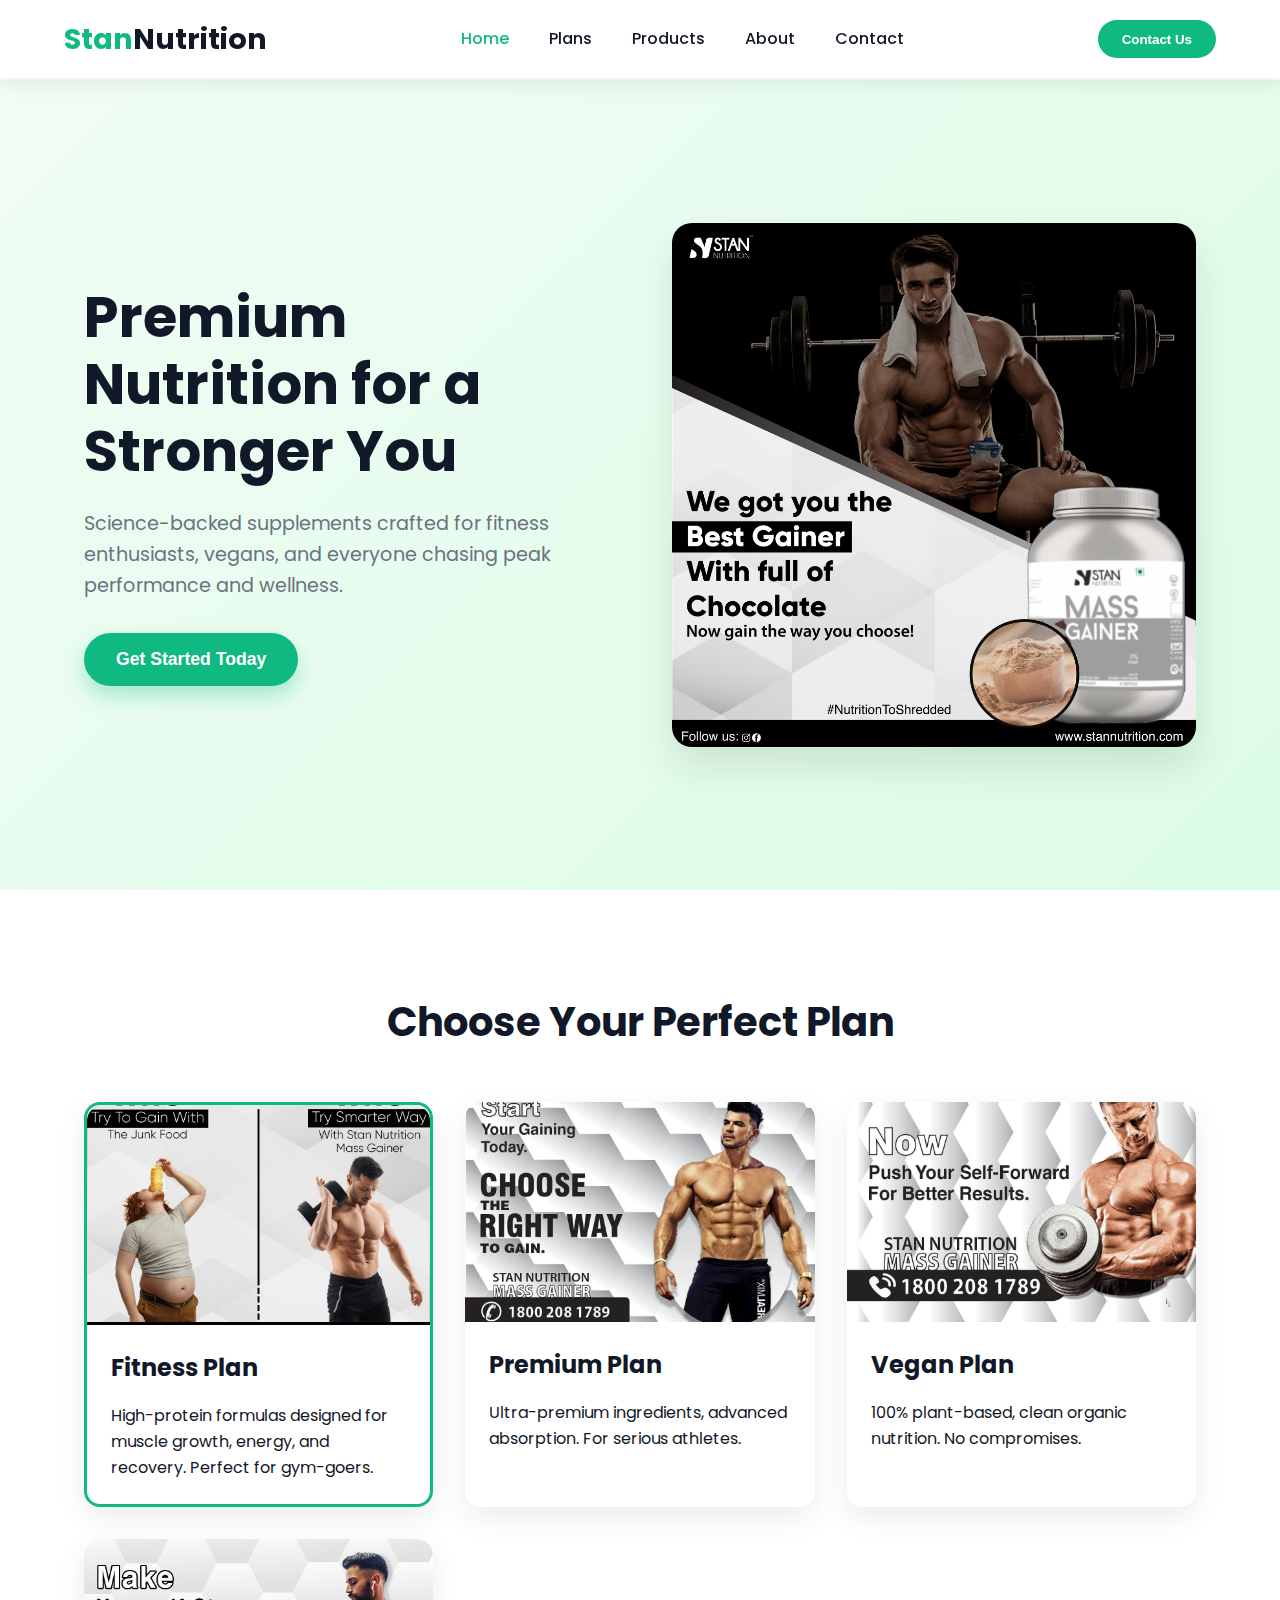
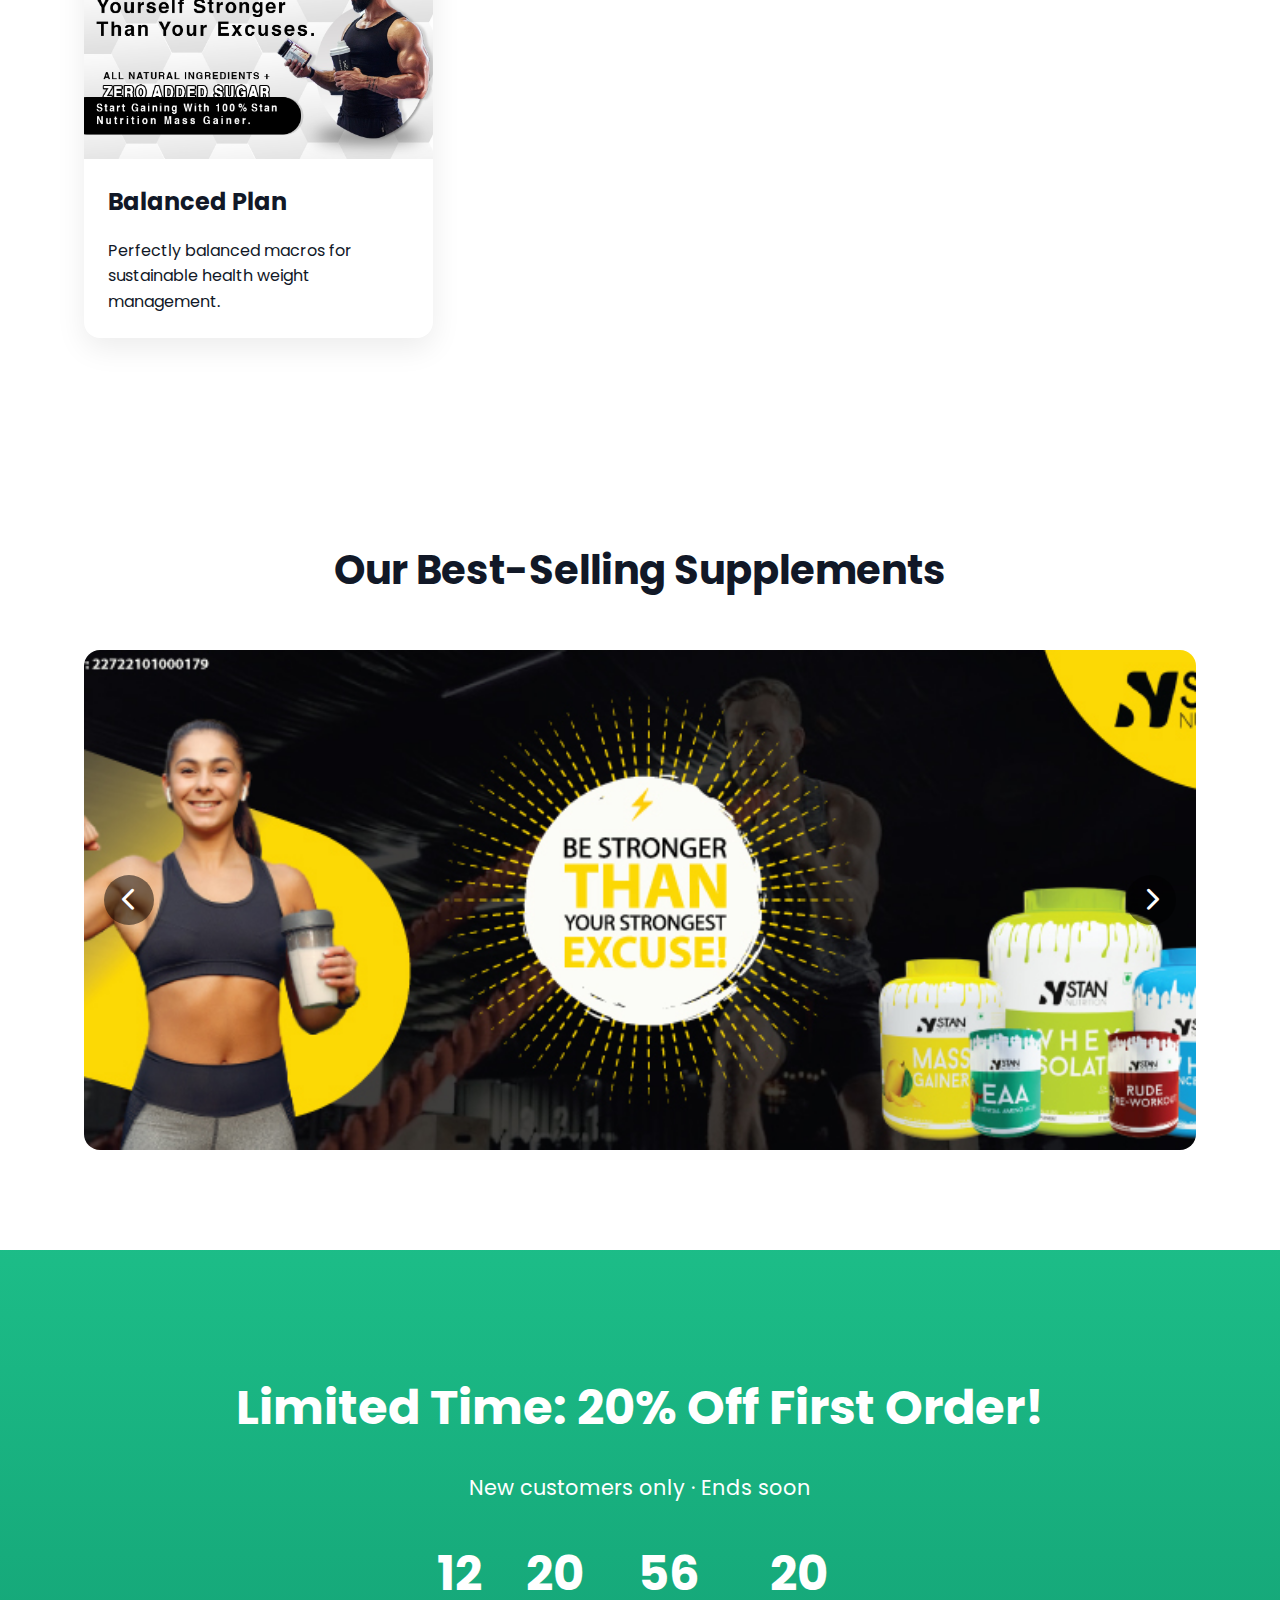
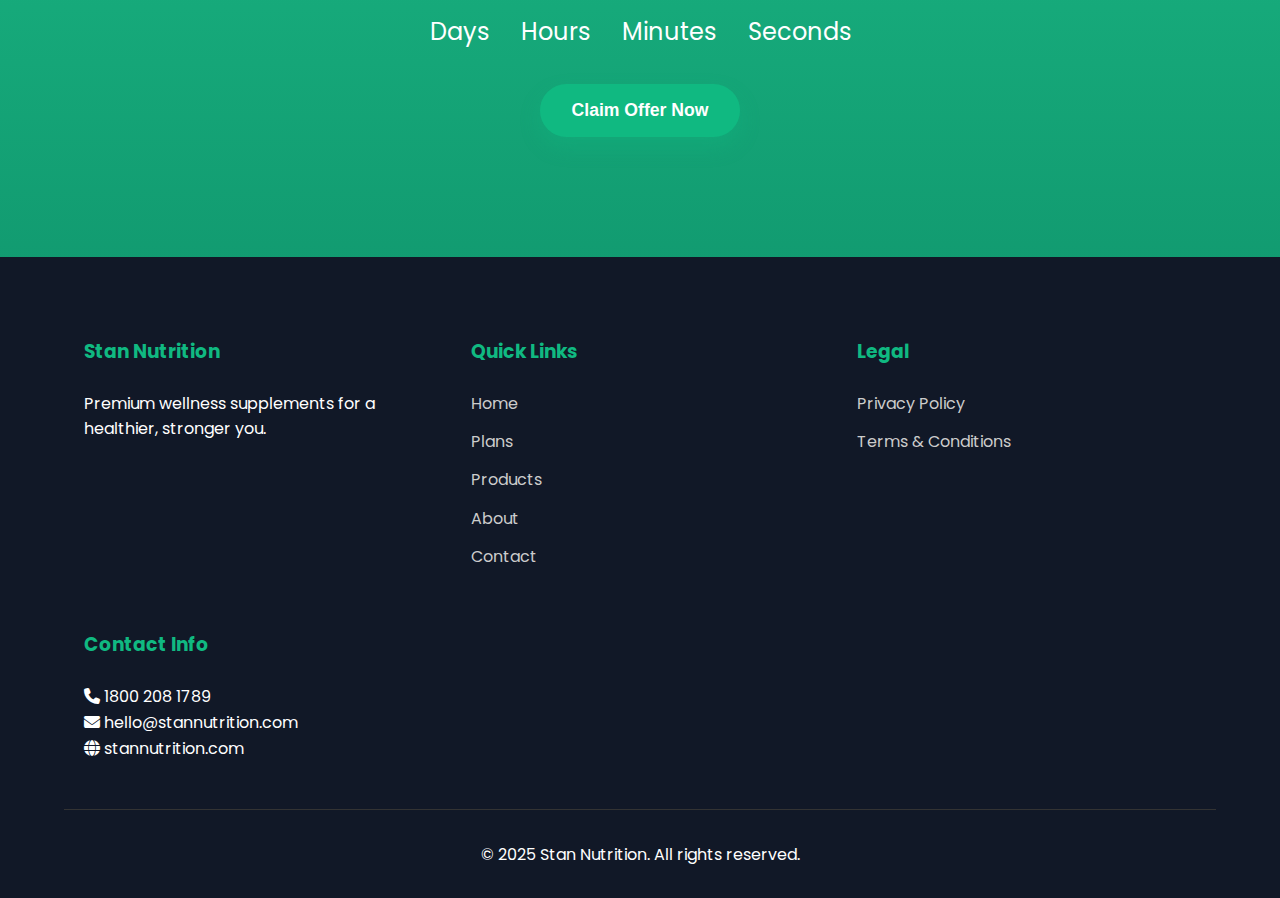
<file: index.html>
<!DOCTYPE html>
<html lang="en">
<head>
  <meta charset="UTF-8" />
  <meta name="viewport" content="width=device-width, initial-scale=1.0"/>
  <title>Stan Nutrition - Premium Wellness Supplements</title>

  <!-- Google Fonts -->
  <link href="https://fonts.googleapis.com/css2?family=Poppins:wght@300;400;500;600;700&display=swap" rel="stylesheet">

  <!-- Font Awesome -->
  <link rel="stylesheet" href="https://cdnjs.cloudflare.com/ajax/libs/font-awesome/6.5.0/css/all.min.css"/>

  <!-- Favicon -->
  <link rel="icon" href="https://thumbs.dreamstime.com/b/nature-healthy-people-nutrition-logo-design-vector-icon-illustration-eco-life-concept-symbol-environment-medicine-relax-plant-169645154.jpg">
  <link rel="stylesheet" href="./css/style.css">
  <style>
    .tab-card img {
  width: 100%;
  height: 220px; /* Fixed height for uniformity */
  object-fit: cover; /* Yeh magic hai - image crop karega without distortion */
  object-position: center; /* Important part center mein focus */
  border-radius: 16px 16px 0 0; /* Top corners rounded */
  transition: transform 0.4s;
}

.tab-card:hover img {
  transform: scale(1.05); /* Nice zoom on hover */
}
  </style>
</head>
<body>

  <!-- Navbar -->
  <header>
    <div class="container navbar">
      <div class="logo">Stan<span>Nutrition</span></div>
      <ul class="nav-links" id="navLinks">
        <li><a href="#home" class="active">Home</a></li>
        <li><a href="#plans">Plans</a></li>
        <li><a href="#products">Products</a></li>
        <li><a href="./about.html">About</a></li>
        <li><a href="./contact.html">Contact</a></li>
      </ul>
      <button class="nav-btn" data-modal>Contact Us</button>
      <div class="hamburger" id="hamburger">
        <i class="fas fa-bars"></i>
      </div>
    </div>
  </header>

  <!-- Hero -->
  <section class="hero" id="home">
    <div class="container hero-content">
      <div class="hero-text">
        <h1>Premium Nutrition for a Stronger You</h1>
        <p>Science-backed supplements crafted for fitness enthusiasts, vegans, and everyone chasing peak performance and wellness.</p>
        <button class="btn-primary" data-modal>Get Started Today</button>
      </div>
      <div class="hero-image">
        <img src="./img/tabs/palne5.jpg" alt="Healthy Food">
      </div>
    </div>
  </section>

  <!-- Plans / Tabs -->
  <section class="features" id="plans">
    <div class="container">
      <h2 class="section-title">Choose Your Perfect Plan</h2>
      <div class="tabs">
        <div class="tab-card active" data-tab="1">
          <img src="img/tabs/plane1.jpg" alt="Fitness">
          <div class="tab-info">
            <h3>Fitness Plan</h3>
            <p>High-protein formulas designed for muscle growth, energy, and recovery. Perfect for gym-goers.</p>
          </div>
        </div>
        <div class="tab-card" data-tab="2">
          <img src="img/tabs/plane2.jpg" alt="Premium">
          <div class="tab-info">
            <h3>Premium Plan</h3>
            <p>Ultra-premium ingredients, advanced absorption. For serious athletes.</p>
          </div>
        </div>
        <div class="tab-card" data-tab="3">
          <img src="img/tabs/plane3.jpg" alt="Vegan">
          <div class="tab-info">
            <h3>Vegan Plan</h3>
            <p>100% plant-based, clean organic nutrition. No compromises.</p>
          </div>
        </div>
        <div class="tab-card" data-tab="4">
          <img src="img/tabs/plane4.jpg" alt="Balanced">
          <div class="tab-info">
            <h3>Balanced Plan</h3>
            <p>Perfectly balanced macros for sustainable health weight management.</p>
          </div>
        </div>
      </div>
    </div>
  </section>

  <!-- Product Slider -->
  <section class="products" id="products">
    <div class="container">
      <h2 class="section-title">Our Best-Selling Supplements</h2>
      <div class="slider">
        <button class="slider-btn prev"><i class="fas fa-chevron-left"></i></button>
        <button class="slider-btn next"><i class="fas fa-chevron-right"></i></button>
        <div class="slides" id="slides">
          <div class="slide"><img src="img/slider/hero.jpg" alt="Whey Protein"></div>
          <div class="slide"><img src="img/slider/hero.jpg" alt="Vegan Protein"></div>
          <div class="slide"><img src="img/slider/hero.jpg" alt="Pre-Workout"></div>
          <div class="slide"><img src="img/slider/hero.jpg" alt="Multivitamin"></div>
        </div>
      </div>
    </div>
  </section>

  <!-- CTA with Timer -->
  <section class="cta">
    <div class="container">
      <h2>Limited Time: 20% Off First Order!</h2>
      <p style="font-size:1.3rem;">New customers only · Ends soon</p>
      <div class="timer">
        <div><span id="days">12</span><br>Days</div>
        <div><span id="hours">20</span><br>Hours</div>
        <div><span id="minutes">56</span><br>Minutes</div>
        <div><span id="seconds">20</span><br>Seconds</div>
      </div>
      <button class="btn-primary" data-modal>Claim Offer Now</button>
    </div>
  </section>

  <!-- Footer -->
 <footer>
  <div class="container footer-grid">
    <div class="footer-col">
      <h3>Stan Nutrition</h3>
      <p>Premium wellness supplements for a healthier, stronger you.</p>
    </div>

    <div class="footer-col">
      <h3>Quick Links</h3>
      <a href="index.html">Home</a>
      <a href="index.html#plans">Plans</a>
      <a href="index.html#products">Products</a>
      <a href="about.html">About</a>
      <a href="contact.html">Contact</a>
    </div>

    <div class="footer-col">
      <h3>Legal</h3>
      <a href="privacy-policy.html">Privacy Policy</a>
      <a href="terms-conditions.html">Terms & Conditions</a>
    </div>

    <div class="footer-col">
      <h3>Contact Info</h3>
      <p><i class="fas fa-phone"></i> 1800 208 1789</p>
      <p><i class="fas fa-envelope"></i> hello@stannutrition.com</p>
      <p><i class="fas fa-globe"></i> stannutrition.com</p>
    </div>
  </div>

  <div class="container" style="text-align:center; padding-top:2rem; border-top:1px solid #333;">
    <p>© 2025 Stan Nutrition. All rights reserved.</p>
  </div>
</footer>

  <!-- Modal (Simple) -->
  <div class="modal" id="modal" style="display:none; position:fixed; inset:0; background:rgba(0,0,0,0.7); z-index:9999; align-items:center; justify-content:center;">
    <div style="background:white; padding:2rem; border-radius:16px; max-width:90%; width:400px; position:relative;">
      <span data-close style="position:absolute; top:10px; right:15px; font-size: size 2rem; cursor:pointer;">&times;</span>
      <h3>We Will Contact You Soon!</h3>
      <form style="margin-top:1.5rem;">
        <input type="text" placeholder="Your Name" required style="width:100%; padding:1rem; margin-bottom:1rem; border:1px solid #ddd; border-radius:8px;">
        <input type="tel" placeholder="Phone Number" required style="width:100%; padding:1rem; margin-bottom:1rem; border:1px solid #ddd; border-radius:8px;">
        <button type="submit" style="width:100%; background:var(--primary); color:white; border:none; padding:1rem; border-radius:8px; font-size:1.1rem;">Send Request</button>
      </form>
    </div>
  </div>

  <script>
    // Mobile menu toggle
    const hamburger = document.getElementById('hamburger');
    const navLinks = document.getElementById('navLinks');

    hamburger.addEventListener('click', () => {
      navLinks.classList.toggle('active');
      hamburger.innerHTML = navLinks.classList.contains('active') 
        ? '<i class="fas fa-times"></i>' 
        : '<i class="fas fa-bars"></i>';
    });

    // Modal
    const modal = document.getElementById('modal');
    const closeModal = document.querySelector('[data-close]');
    document.querySelectorAll('[data-modal]').forEach(btn => {
      btn.addEventListener('click', () => modal.style.display = 'flex');
    });
    closeModal.addEventListener('click', () => modal.style.display = 'none');
    modal.addEventListener('click', (e) => {
      if (e.target === modal) modal.style.display = 'none';
    });

    // Simple slider
    let currentSlide = 0;
    const slides = document.getElementById('slides');
    const totalSlides = slides.children.length;

    document.querySelector('.next').addEventListener('click', () => {
      currentSlide = (currentSlide + 1) % totalSlides;
      slides.style.transform = `translateX(-${currentSlide * 100}%)`;
    });

    document.querySelector('.prev').addEventListener('click', () => {
      currentSlide = (currentSlide - 1 + totalSlides) % totalSlides;
      slides.style.transform = `translateX(-${currentSlide * 100}%)`;
    });

    // Timer (demo)
    setInterval(() => {
      let seconds = parseInt(document.getElementById('seconds').textContent);
      if (seconds === 0) {
        // reset or fetch from server in real case
      } else {
        document.getElementById('seconds').textContent = String(seconds - 1).padStart(2, '0');
      }
    }, 1000);
  </script>
</body>
</html>
</file>
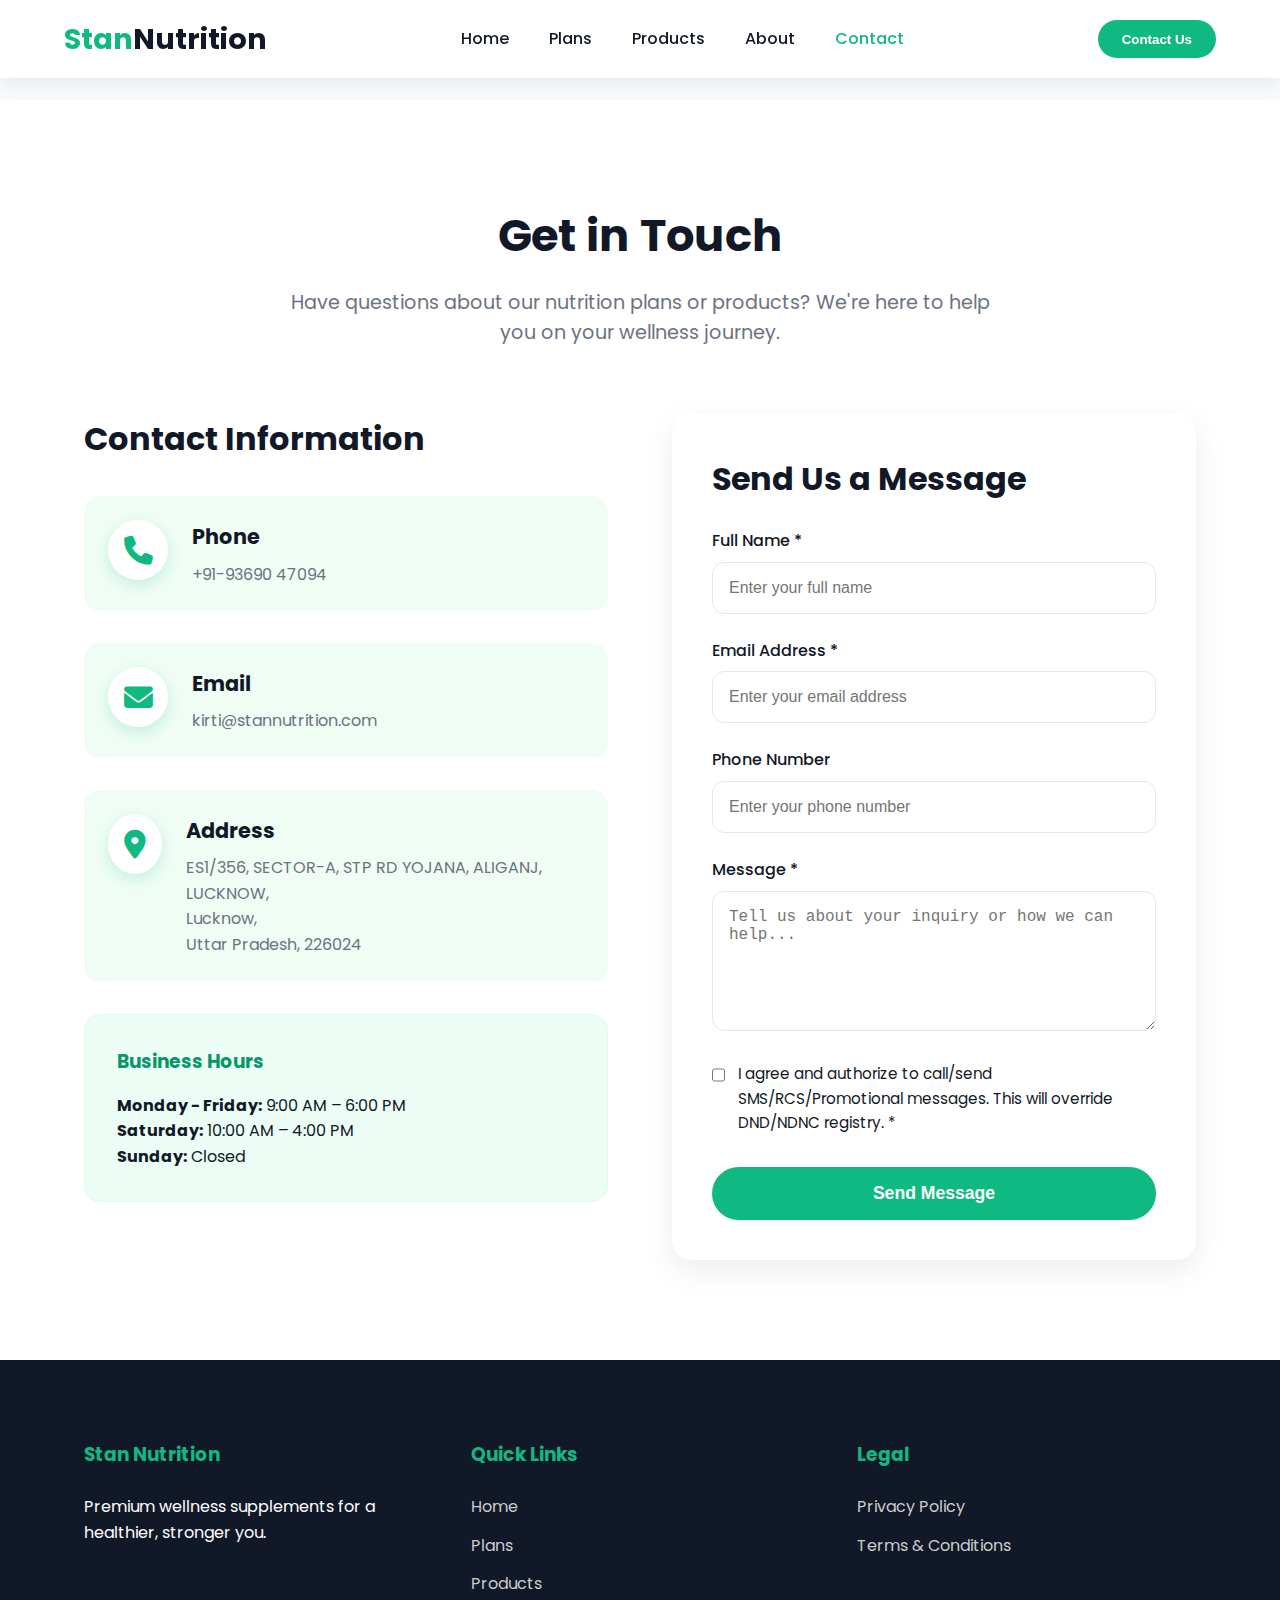
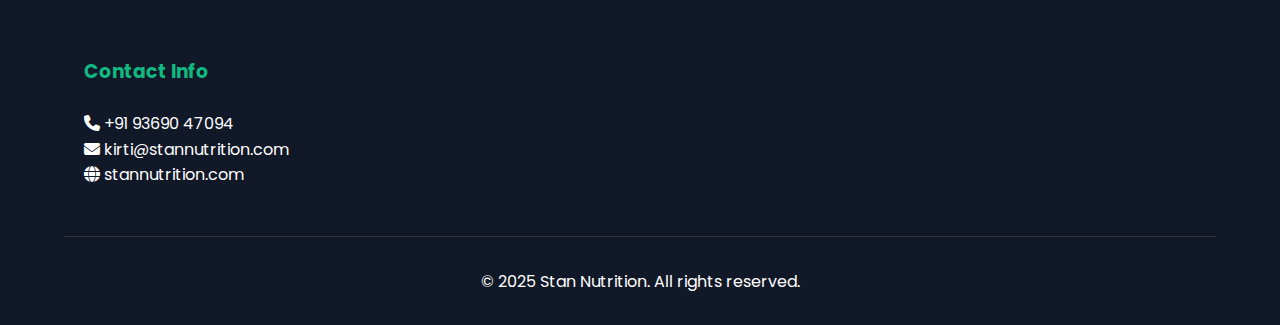
<file: contact.html>
<!DOCTYPE html>
<html lang="en">
<head>
  <meta charset="UTF-8" />
  <meta name="viewport" content="width=device-width, initial-scale=1.0"/>
  <title>Contact Us - Stan Nutrition</title>

  <!-- Google Fonts -->
  <link href="https://fonts.googleapis.com/css2?family=Poppins:wght@300;400;500;600;700&display=swap" rel="stylesheet">

  <!-- Font Awesome -->
  <link rel="stylesheet" href="https://cdnjs.cloudflare.com/ajax/libs/font-awesome/6.5.0/css/all.min.css"/>

  <!-- Favicon -->
  <link rel="icon" href="https://thumbs.dreamstime.com/b/nature-healthy-people-nutrition-logo-design-vector-icon-illustration-eco-life-concept-symbol-environment-medicine-relax-plant-169645154.jpg">

  <style>
    :root {
      --primary: #10b981;
      --primary-dark: #059669;
      --dark: #111827;
      --light: #f9fafb;
      --gray: #6b7280;
      --gray-light: #e5e7eb;
    }

    * {
      margin: 0;
      padding: 0;
      box-sizing: border-box;
    }

    body {
      font-family: 'Poppins', sans-serif;
      color: var(--dark);
      line-height: 1.6;
      background: var(--light);
    }

    img { max-width: 100%; display: block; }

    .container {
      width: 90%;
      max-width: 1200px;
      margin: 0 auto;
      padding: 0 20px;
    }

    /* Navbar (Same as main site) */
    header {
      position: fixed;
      top: 0;
      left: 0;
      width: 100%;
      background: rgba(255, 255, 255, 0.95);
      backdrop-filter: blur(10px);
      z-index: 1000;
      box-shadow: 0 2px 20px rgba(0,0,0,0.1);
    }

    .navbar {
      display: flex;
      justify-content: space-between;
      align-items: center;
      padding: 1rem 0;
    }

    .logo {
      font-size: 1.8rem;
      font-weight: 700;
      color: var(--primary);
    }

    .logo span {
      color: var(--dark);
    }

    .nav-links {
      display: flex;
      gap: 2.5rem;
      list-style: none;
    }

    .nav-links a {
      text-decoration: none;
      color: var(--dark);
      font-weight: 500;
      transition: color 0.3s;
    }

    .nav-links a:hover,
    .nav-links a.active {
      color: var(--primary);
    }

    .nav-btn {
      background: var(--primary);
      color: white;
      border: none;
      padding: 0.7rem 1.5rem;
      border-radius: 50px;
      font-weight: 600;
      cursor: pointer;
      transition: 0.3s;
    }

    .nav-btn:hover {
      background: var(--primary-dark);
      transform: translateY(-3px);
    }

    .hamburger {
      display: none;
      font-size: 1.8rem;
      cursor: pointer;
      color: var(--dark);
    }

    /* Contact Section */
    .contact-section {
      margin-top: 100px;
      padding: 100px 0;
      background: white;
    }

    .section-title {
      text-align: center;
      font-size: 2.8rem;
      margin-bottom: 1rem;
      color: var(--dark);
    }

    .section-subtitle {
      text-align: center;
      font-size: 1.2rem;
      color: var(--gray);
      margin-bottom: 4rem;
      max-width: 700px;
      margin-left: auto;
      margin-right: auto;
    }

    .contact-wrapper {
      display: grid;
      grid-template-columns: 1fr 1fr;
      gap: 4rem;
    }

    .contact-info h2 {
      font-size: 2rem;
      margin-bottom: 2rem;
      color: var(--dark);
    }

    .info-box {
      display: flex;
      align-items: flex-start;
      gap: 1.5rem;
      margin-bottom: 2rem;
      padding: 1.5rem;
      background: #f0fdf4;
      border-radius: 16px;
      transition: 0.3s;
    }

    .info-box:hover {
      transform: translateY(-5px);
      box-shadow: 0 10px 20px rgba(16, 185, 129, 0.1);
    }

    .info-icon {
      font-size: 1.8rem;
      color: var(--primary);
      background: white;
      width: 60px;
      height: 60px;
      display: flex;
      align-items: center;
      justify-content: center;
      border-radius: 50%;
      box-shadow: 0 5px 15px rgba(16, 185, 129, 0.2);
    }

    .info-details h4 {
      font-size: 1.3rem;
      margin-bottom: 0.5rem;
    }

    .info-details p {
      color: var(--gray);
    }

    .business-hours {
      background: #ecfdf5;
      padding: 2rem;
      border-radius: 16px;
      margin-top: 2rem;
      border: 1px solid #dcfce7;
    }

    .business-hours h3 {
      margin-bottom: 1rem;
      color: var(--primary-dark);
    }

    /* Contact Form */
    .contact-form {
      background: white;
      padding: 2.5rem;
      border-radius: 20px;
      box-shadow: 0 10px 30px rgba(0,0,0,0.08);
    }

    .contact-form h2 {
      font-size: 2rem;
      margin-bottom: 1.5rem;
    }

    .form-group {
      margin-bottom: 1.5rem;
    }

    .form-group label {
      display: block;
      margin-bottom: 0.5rem;
      font-weight: 500;
      color: var(--dark);
    }

    .form-group input,
    .form-group textarea {
      width: 100%;
      padding: 1rem;
      border: 1px solid var(--gray-light);
      border-radius: 12px;
      font-size: 1rem;
      transition: 0.3s;
    }

    .form-group input:focus,
    .form-group textarea:focus {
      outline: none;
      border-color: var(--primary);
      box-shadow: 0 0 0 3px rgba(16, 185, 129, 0.2);
    }

    textarea {
      height: 140px;
      resize: vertical;
    }

    .checkbox-area {
      display: flex;
      align-items: flex-start;
      gap: 0.8rem;
      font-size: 0.95rem;
      margin-bottom: 2rem;
    }

    .checkbox-area input[type="checkbox"] {
      width: 20px;
      height: 20px;
      accent-color: var(--primary);
      margin-top: 0.2rem;
    }

    .btn-submit {
      background: var(--primary);
      color: white;
      padding: 1rem 2rem;
      border: none;
      width: 100%;
      border-radius: 50px;
      font-size: 1.1rem;
      font-weight: 600;
      cursor: pointer;
      transition: 0.3s;
    }

    .btn-submit:hover {
      background: var(--primary-dark);
      transform: translateY(-3px);
    }

    /* Footer (Same as main site) */
    footer {
      background: var(--dark);
      color: white;
      padding: 80px 0 30px;
    }

    .footer-grid {
      display: grid;
      grid-template-columns: repeat(auto-fit, minmax(250px, 1fr));
      gap: 3rem;
      margin-bottom: 3rem;
    }

    .footer-col h3 {
      margin-bottom: 1.5rem;
      color: var(--primary);
    }

    .footer-col a {
      color: #ccc;
      text-decoration: none;
      display: block;
      margin-bottom: 0.8rem;
      transition: 0.3s;
    }

    .footer-col a:hover {
      color: var(--primary);
    }

    .social-links a {
      font-size: 1.8rem;
      margin-right: 1rem;
      color: #ccc;
      transition: 0.3s;
    }

    .social-links a:hover {
      color: var(--primary);
    }

    /* Mobile Responsive */
    @media (max-width: 768px) {
      .hamburger { display: block; }

      .nav-links {
        position: fixed;
        top: 80px;
        left: -100%;
        width: 100%;
        height: calc(100vh - 80px);
        background: white;
        flex-direction: column;
        align-items: center;
        justify-content: start;
        padding-top: 3rem;
        transition: 0.4s;
        box-shadow: 0 10px 20px rgba(0,0,0,0.1);
      }

      .nav-links.active {
        left: 0;
      }

      .contact-wrapper {
        grid-template-columns: 1fr;
      }

      .section-title {
        font-size: 2.2rem;
      }
    }
  </style>
</head>
<body>

  <!-- Navbar (Matching main site) -->
  <header>
    <div class="container navbar">
      <div class="logo">Stan<span>Nutrition</span></div>
      <ul class="nav-links" id="navLinks">
        <li><a href="index.html">Home</a></li>
        <li><a href="index.html#plans">Plans</a></li>
        <li><a href="index.html#products">Products</a></li>
        <li><a href="./about.html">About</a></li>
        <li><a href="./contact.html" class="active">Contact</a></li>
      </ul>
      <button class="nav-btn">Contact Us</button>
      <div class="hamburger" id="hamburger">
        <i class="fas fa-bars"></i>
      </div>
    </div>
  </header>

  <!-- Contact Section -->
  <section class="contact-section">
    <div class="container">
      <h1 class="section-title">Get in Touch</h1>
      <p class="section-subtitle">Have questions about our nutrition plans or products? We're here to help you on your wellness journey.</p>

      <div class="contact-wrapper">
        <!-- Left: Contact Info -->
        <div class="contact-info">
          <h2>Contact Information</h2>

          <div class="info-box">
            <div class="info-icon"><i class="fas fa-phone"></i></div>
            <div class="info-details">
              <h4>Phone</h4>
              <p>+91-93690 47094</p>
            </div>
          </div>

          <div class="info-box">
            <div class="info-icon"><i class="fas fa-envelope"></i></div>
            <div class="info-details">
              <h4>Email</h4>
              <p>kirti@stannutrition.com</p>
            </div>
          </div>

          <div class="info-box">
            <div class="info-icon"><i class="fas fa-location-dot"></i></div>
            <div class="info-details">
              <h4>Address</h4>
              <p>ES1/356, SECTOR-A, STP RD YOJANA, ALIGANJ, LUCKNOW,<br>
                Lucknow, <br>Uttar Pradesh, 226024</p>
            </div>
          </div>

          <div class="business-hours">
            <h3>Business Hours</h3>
            <p><strong>Monday - Friday:</strong> 9:00 AM – 6:00 PM</p>
            <p><strong>Saturday:</strong> 10:00 AM – 4:00 PM</p>
            <p><strong>Sunday:</strong> Closed</p>
          </div>
        </div>

        <!-- Right: Contact Form -->
        <div class="contact-form">
          <h2>Send Us a Message</h2>
          <form id="contactForm">
            <div class="form-group">
              <label>Full Name *</label>
              <input type="text" name="name" required placeholder="Enter your full name">
            </div>

            <div class="form-group">
              <label>Email Address *</label>
              <input type="email" name="email" required placeholder="Enter your email address">
            </div>

            <div class="form-group">
              <label>Phone Number</label>
              <input type="text" name="phone" placeholder="Enter your phone number">
            </div>

            <div class="form-group">
              <label>Message *</label>
              <textarea name="message" required placeholder="Tell us about your inquiry or how we can help..."></textarea>
            </div>

            <label class="checkbox-area">
              <input type="checkbox" name="rcs_optin" required>
              I agree and authorize to call/send SMS/RCS/Promotional messages. This will override DND/NDNC registry. *
            </label>

            <button type="submit" class="btn-submit">Send Message</button>
          </form>
        </div>
      </div>
    </div>
  </section>

  <!-- Footer -->
   <!-- footer pages is changes -->

  <footer>
  <div class="container footer-grid">
    <div class="footer-col">
      <h3>Stan Nutrition</h3>
      <p>Premium wellness supplements for a healthier, stronger you.</p>
    </div>

    <div class="footer-col">
      <h3>Quick Links</h3>
      <a href="index.html">Home</a>
      <a href="index.html#plans">Plans</a>
      <a href="index.html#products">Products</a>
    </div>

    <div class="footer-col">
      <h3>Legal</h3>
      <a href="./privacy_policy.html">Privacy Policy</a>
      <a href="./term_condition.html">Terms & Conditions</a>
    </div>

    <div class="footer-col">
      <h3>Contact Info</h3>
      <p><i class="fas fa-phone"></i> +91 93690 47094</p>
      <p><i class="fas fa-envelope"></i> kirti@stannutrition.com</p>
      <p><i class="fas fa-globe"></i> stannutrition.com</p>
    </div>
  </div>

  <div class="container" style="text-align:center; padding-top:2rem; border-top:1px solid #333;">
    <p>© 2025 Stan Nutrition. All rights reserved.</p>
  </div>
</footer>

  <script>
    // Mobile menu toggle (same as main site)
    const hamburger = document.getElementById('hamburger');
    const navLinks = document.getElementById('navLinks');

    hamburger.addEventListener('click', () => {
      navLinks.classList.toggle('active');
      hamburger.innerHTML = navLinks.classList.contains('active') 
        ? '<i class="fas fa-times"></i>' 
        : '<i class="fas fa-bars"></i>';
    });
  </script>
</body>
</html>


<!-- Developer Notes: site develope by jitendra kumar  -->
</file>
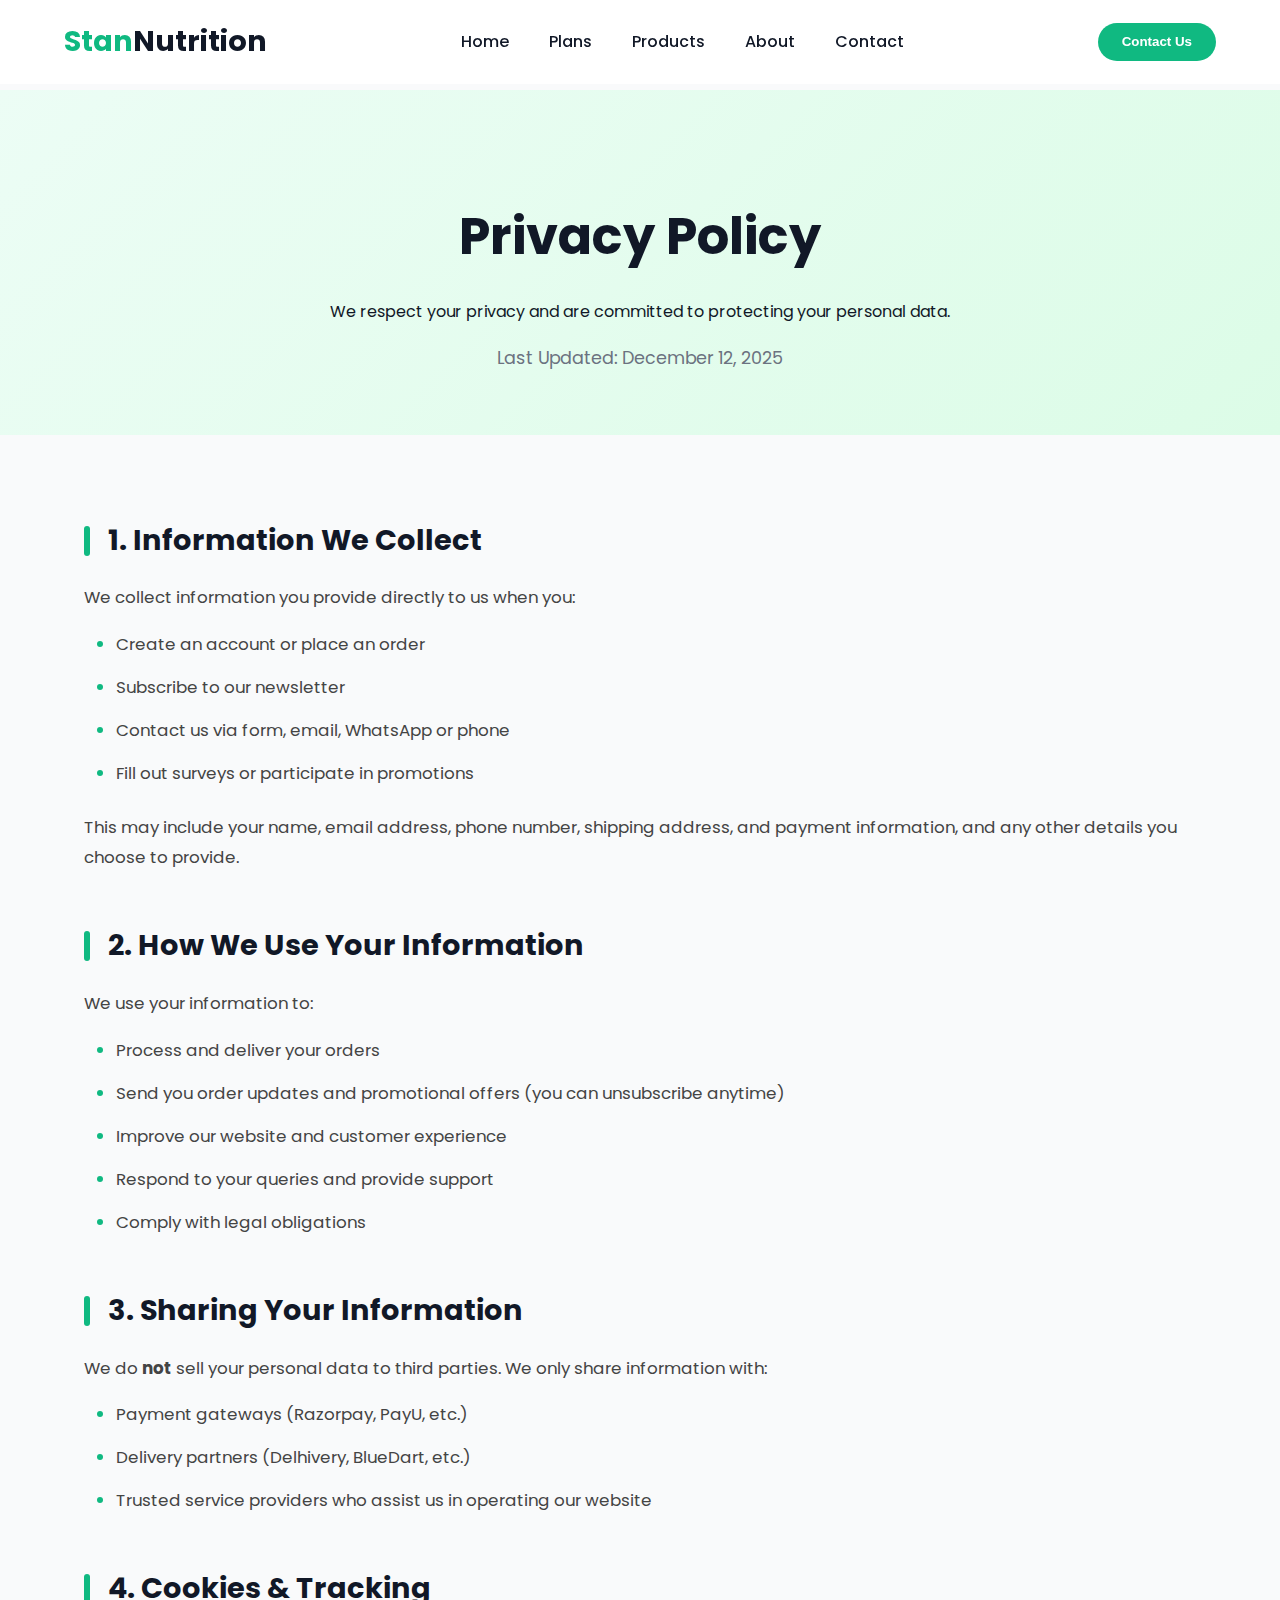
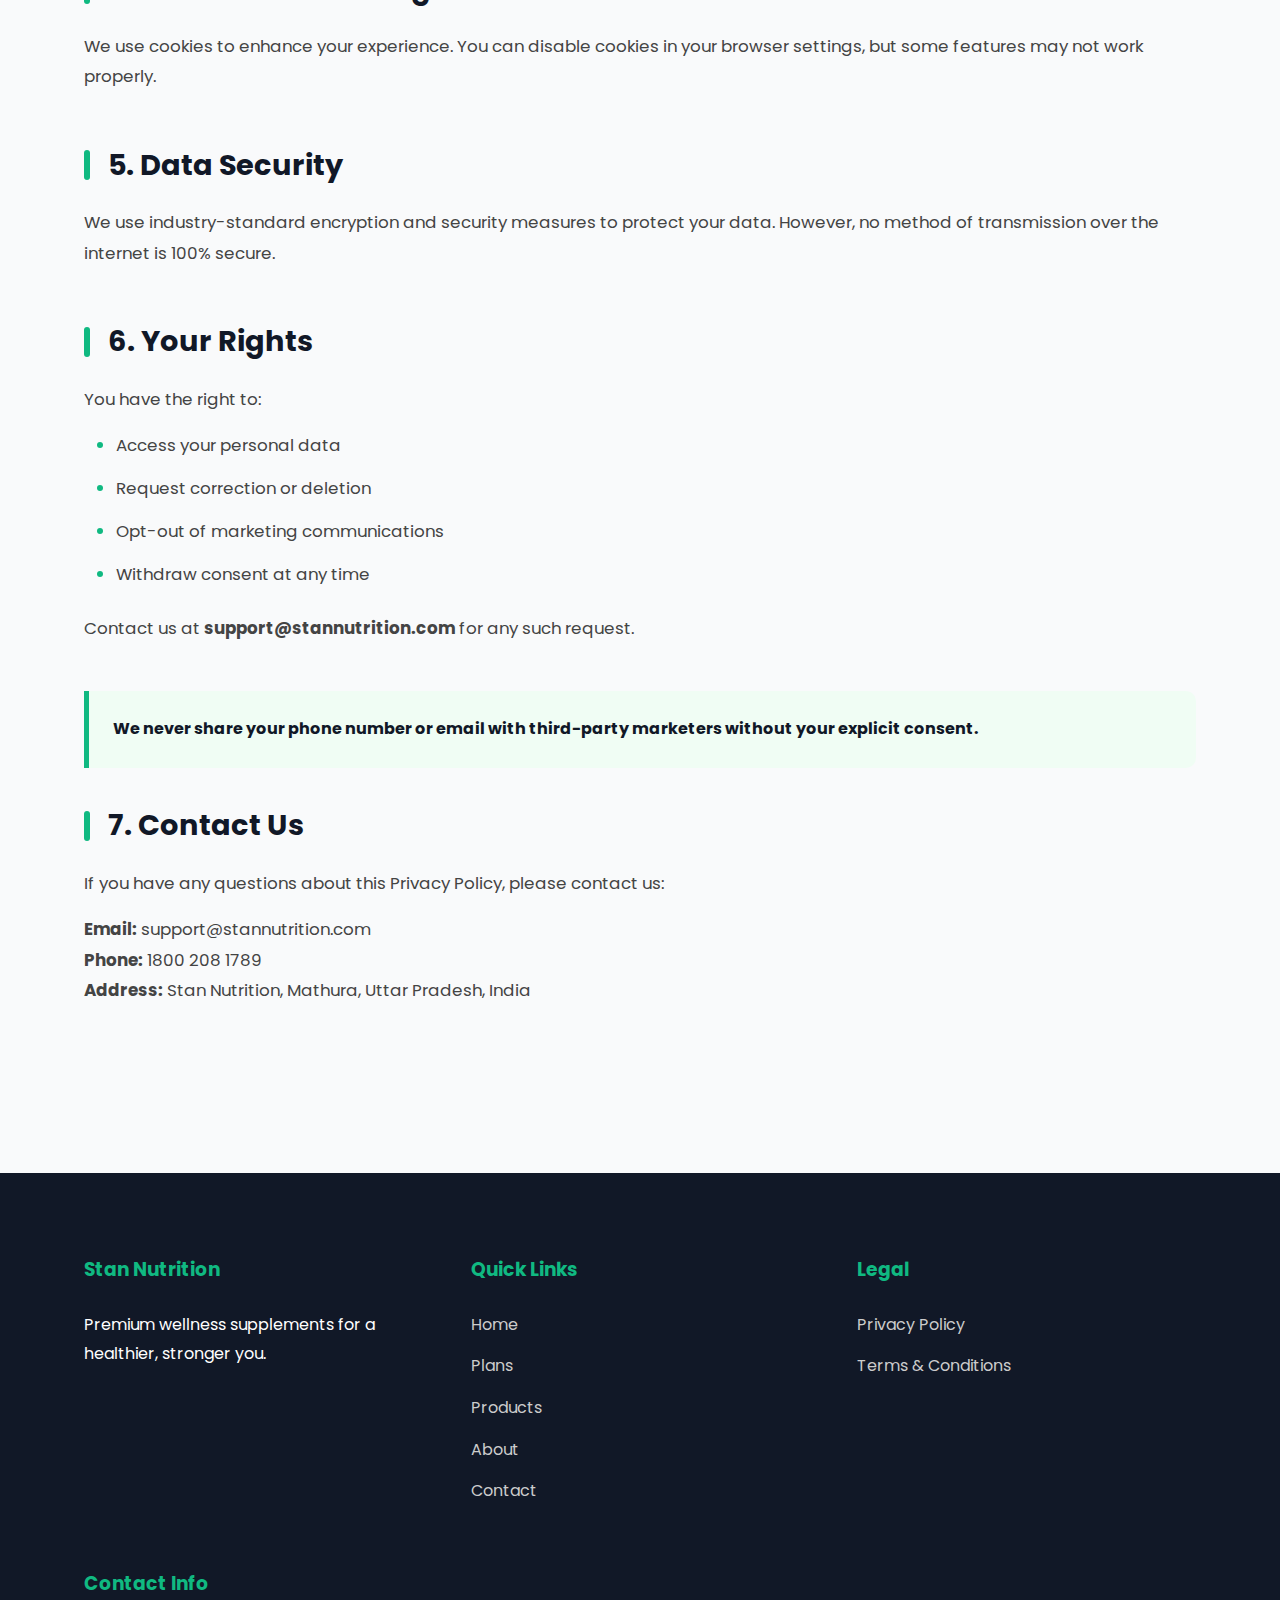
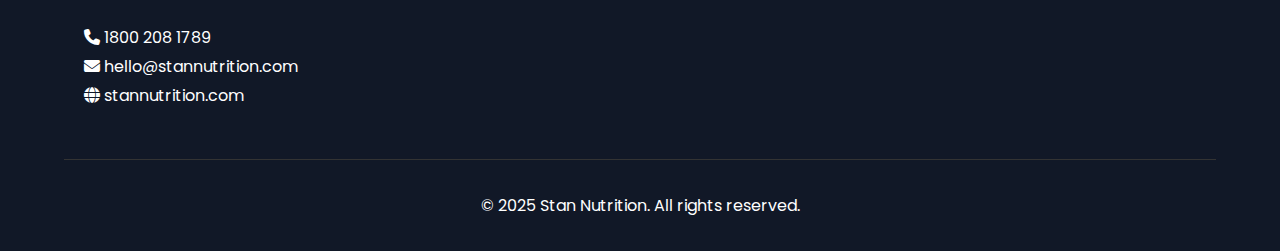
<file: privacy_policy.html>
<!DOCTYPE html>
<html lang="en">
<head>
  <meta charset="UTF-8" />
  <meta name="viewport" content="width=device-width, initial-scale=1.0"/>
  <title>Privacy Policy - Stan Nutrition</title>

  <!-- Google Fonts -->
  <link href="https://fonts.googleapis.com/css2?family=Poppins:wght@300;400;500;600;700&display=swap" rel="stylesheet">

  <!-- Font Awesome -->
  <link rel="stylesheet" href="https://cdnjs.cloudflare.com/ajax/libs/font-awesome/6.5.0/css/all.min.css"/>

  <!-- Favicon -->
  <link rel="icon" href="https://thumbs.dreamstime.com/b/nature-healthy-people-nutrition-logo-design-vector-icon-illustration-eco-life-concept-symbol-environment-medicine-relax-plant-169645154.jpg">

  <style>
    :root {
      --primary: #10b981;
      --primary-dark: #059669;
      --dark: #111827;
      --light: #f9fafb;
      --gray: #6b7280;
      --gray-light: #e5e7eb;
    }

    * { margin: 0; padding: 0; box-sizing: border-box; }

    body {
      font-family: 'Poppins', sans-serif;
      color: var(--dark);
      line-height: 1.8;
      background: var(--light);
    }

    .container {
      width: 90%;
      max-width: 1200px;
      margin: 0 auto;
      padding: 0 20px;
    }

    /* Navbar - Same as all pages */
    header {
      position: fixed;
      top: 0; left: 0; width: 100%;
      background: rgba(255,255,255,0.95);
      backdrop-filter: blur(10px);
      z-index: 1000;
      box-shadow: 0 2px 20px rgba(0,0,0,0,0.1);
    }

    .navbar {
      display: flex;
      justify-content: space-between;
      align-items: center;
      padding: 1rem 0;
    }

    .logo {
      font-size: 1.8rem;
      font-weight: 700;
      color: var(--primary);
    }

    .logo span { color: var(--dark); }

    .nav-links {
      display: flex;
      gap: 2.5rem;
      list-style: none;
    }

    .nav-links a {
      text-decoration: none;
      color: var(--dark);
      font-weight: 500;
      transition: color 0.3s;
    }

    .nav-links a:hover,
    .nav-links a.active { color: var(--primary); }

    .nav-btn {
      background: var(--primary);
      color: white;
      border: none;
      padding: 0.7rem 1.5rem;
      border-radius: 50px;
      font-weight: 600;
      cursor: pointer;
    }

    .nav-btn:hover {
      background: var(--primary-dark);
      transform: translateY(-3px);
    }

    .hamburger { display: none; font-size: 1.8rem; cursor: pointer; }

    /* Privacy Page Content */
    .privacy-hero {
      margin-top: 90px;
      padding: 100px 0 60px;
      background: linear-gradient(135deg, #ecfdf5 0%, #dcfce7 100%);
      text-align: center;
    }

    .privacy-hero h1 {
      font-size: 3.2rem;
      margin-bottom: 1rem;
    }

    .last-updated {
      font-size: 1.1rem;
      color: var(--gray);
      margin-top: 1rem;
    }

    .privacy-content {
      padding: 80px 0 120px;
    }

    .privacy-section {
      margin-bottom: 3rem;
    }

    .privacy-section h2 {
      font-size: 1.8rem;
      margin-bottom: 1rem;
      color: var(--dark);
      position: relative;
      padding-left: 1.5rem;
    }

    .privacy-section h2::before {
      content: '';
      position: absolute;
      left: 0;
      top: 50%;
      transform: translateY(-50%);
      width: 6px;
      height: 30px;
      background: var(--primary);
      border-radius: 10px;
    }

    .privacy-section p,
    .privacy-section li {
      font-size: 1.05rem;
      color: #444;
      margin-bottom: 1rem;
    }

    .privacy-section ul {
      padding-left: 2rem;
      margin-bottom: 1.5rem;
    }

    .privacy-section ul li {
      margin-bottom: 0.8rem;
      position: relative;
    }

    .privacy-section ul li::marker {
      color: var(--primary);
    }

    .highlight {
      background: #f0fdf4;
      padding: 1.5rem;
      border-left: 5px solid var(--primary);
      border-radius: 0 10px 10px 0;
      margin: 2rem 0;
    }

    /* Footer */
    footer {
      background: var(--dark);
      color: white;
      padding: 80px 0 30px;
    }

    .footer-grid {
      display: grid;
      grid-template-columns: repeat(auto-fit, minmax(250px, 1fr));
      gap: 3rem;
      margin-bottom: 3rem;
    }

    .footer-col h3 { margin-bottom: 1.5rem; color: var(--primary); }

    .footer-col a {
      color: #ccc;
      text-decoration: none;
      display: block;
      margin-bottom: 0.8rem;
      transition: 0.3s;
    }

    .footer-col a:hover { color: var(--primary); }

    .social-links a {
      font-size: 1.8rem;
      margin-right: 1rem;
      color: #ccc;
      transition: 0.3s;
    }

    .social-links a:hover { color: var(--primary); }

    /* Mobile */
    @media (max-width: 768px) {
      .hamburger { display: block; }

      .nav-links {
        position: fixed;
        top: 80px;
        left: -100%;
        width: 100%;
        height: calc(100vh - 80px);
        background: white;
        flex-direction: column;
        align-items: center;
        padding-top: 3rem;
        transition: 0.4s;
      }

      .nav-links.active { left: 0; }

      .privacy-hero h1 { font-size: 2.5rem; }
    }
  </style>
</head>
<body>

  <!-- Navbar -->
  <header>
    <div class="container navbar">
      <div class="logo">Stan<span>Nutrition</span></div>
      <ul class="nav-links" id="navLinks">
        <li><a href="index.html">Home</a></li>
        <li><a href="index.html#plans">Plans</a></li>
        <li><a href="index.html#products">Products</a></li>
        <li><a href="about.html">About</a></li>
        <li><a href="contact.html">Contact</a></li>
      </ul>
      <button class="nav-btn">Contact Us</button>
      <div class="hamburger" id="hamburger">
        <i class="fas fa-bars"></i>
      </div>
    </div>
  </header>

  <!-- Hero -->
  <section class="privacy-hero">
    <div class="container">
      <h1>Privacy Policy</h1>
      <p>We respect your privacy and are committed to protecting your personal data.</p>
      <div class="last-updated">Last Updated: December 12, 2025</div>
    </div>
  </section>

  <!-- Privacy Content -->
  <section class="privacy-content">
    <div class="container">
      <div class="privacy-section">
        <h2>1. Information We Collect</h2>
        <p>We collect information you provide directly to us when you:</p>
        <ul>
          <li>Create an account or place an order</li>
          <li>Subscribe to our newsletter</li>
          <li>Contact us via form, email, WhatsApp or phone</li>
          <li>Fill out surveys or participate in promotions</li>
        </ul>
        <p>This may include your name, email address, phone number, shipping address, and payment information, and any other details you choose to provide.</p>
      </div>

      <div class="privacy-section">
        <h2>2. How We Use Your Information</h2>
        <p>We use your information to:</p>
        <ul>
          <li>Process and deliver your orders</li>
          <li>Send you order updates and promotional offers (you can unsubscribe anytime)</li>
          <li>Improve our website and customer experience</li>
          <li>Respond to your queries and provide support</li>
          <li>Comply with legal obligations</li>
        </ul>
      </div>

      <div class="privacy-section">
        <h2>3. Sharing Your Information</h2>
        <p>We do <strong>not</strong> sell your personal data to third parties. We only share information with:</p>
        <ul>
          <li>Payment gateways (Razorpay, PayU, etc.)</li>
          <li>Delivery partners (Delhivery, BlueDart, etc.)</li>
          <li>Trusted service providers who assist us in operating our website</li>
        </ul>
      </div>

      <div class="privacy-section">
        <h2>4. Cookies & Tracking</h2>
        <p>We use cookies to enhance your experience. You can disable cookies in your browser settings, but some features may not work properly.</p>
      </div>

      <div class="privacy-section">
        <h2>5. Data Security</h2>
        <p>We use industry-standard encryption and security measures to protect your data. However, no method of transmission over the internet is 100% secure.</p>
      </div>

      <div class="privacy-section">
        <h2>6. Your Rights</h2>
        <p>You have the right to:</p>
        <ul>
          <li>Access your personal data</li>
          <li>Request correction or deletion</li>
          <li>Opt-out of marketing communications</li>
          <li>Withdraw consent at any time</li>
        </ul>
        <p>Contact us at <strong>support@stannutrition.com</strong> for any such request.</p>
      </div>

      <div class="highlight">
        <strong>We never share your phone number or email with third-party marketers without your explicit consent.</strong>
      </div>

      <div class="privacy-section">
        <h2>7. Contact Us</h2>
        <p>If you have any questions about this Privacy Policy, please contact us:</p>
        <p><strong>Email:</strong> support@stannutrition.com<br>
        <strong>Phone:</strong> 1800 208 1789<br>
        <strong>Address:</strong> Stan Nutrition, Mathura, Uttar Pradesh, India</p>
      </div>
    </div>
  </section>

  <!-- Footer -->
   <footer>
  <div class="container footer-grid">
    <div class="footer-col">
      <h3>Stan Nutrition</h3>
      <p>Premium wellness supplements for a healthier, stronger you.</p>
    </div>

    <div class="footer-col">
      <h3>Quick Links</h3>
      <a href="index.html">Home</a>
      <a href="index.html#plans">Plans</a>
      <a href="index.html#products">Products</a>
      <a href="about.html">About</a>
      <a href="contact.html">Contact</a>
    </div>

    <div class="footer-col">
      <h3>Legal</h3>
      <a href="privacy-policy.html">Privacy Policy</a>
      <a href="terms-conditions.html">Terms & Conditions</a>
    </div>

    <div class="footer-col">
      <h3>Contact Info</h3>
      <p><i class="fas fa-phone"></i> 1800 208 1789</p>
      <p><i class="fas fa-envelope"></i> hello@stannutrition.com</p>
      <p><i class="fas fa-globe"></i> stannutrition.com</p>
    </div>
  </div>

  <div class="container" style="text-align:center; padding-top:2rem; border-top:1px solid #333;">
    <p>© 2025 Stan Nutrition. All rights reserved.</p>
  </div>
</footer>

  <script>
    const hamburger = document.getElementById('hamburger');
    const navLinks = document.getElementById('navLinks');
    hamburger.addEventListener('click', () => {
      navLinks.classList.toggle('active');
      hamburger.innerHTML = navLinks.classList.contains('active') 
        ? '<i class="fas fa-times"></i>' 
        : '<i class="fas fa-bars"></i>';
    });
  </script>
</body>
</html>
</file>
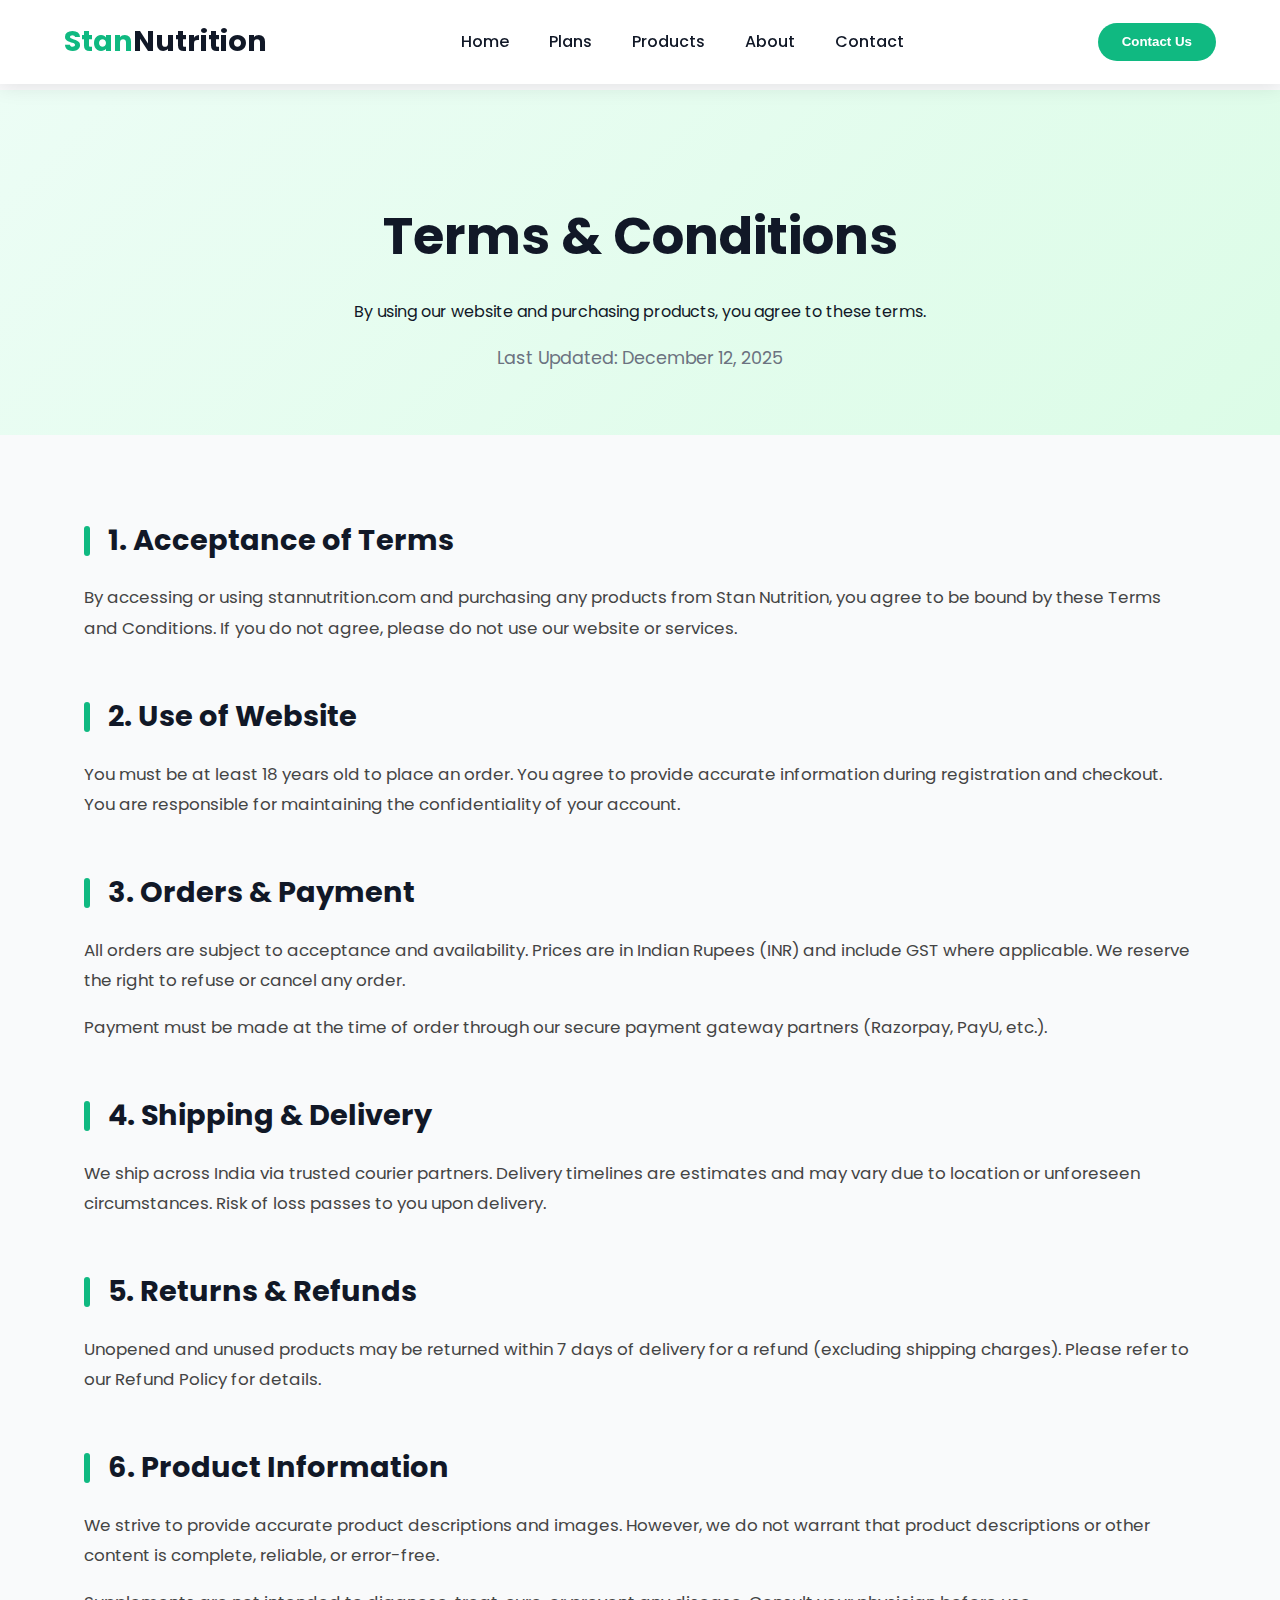
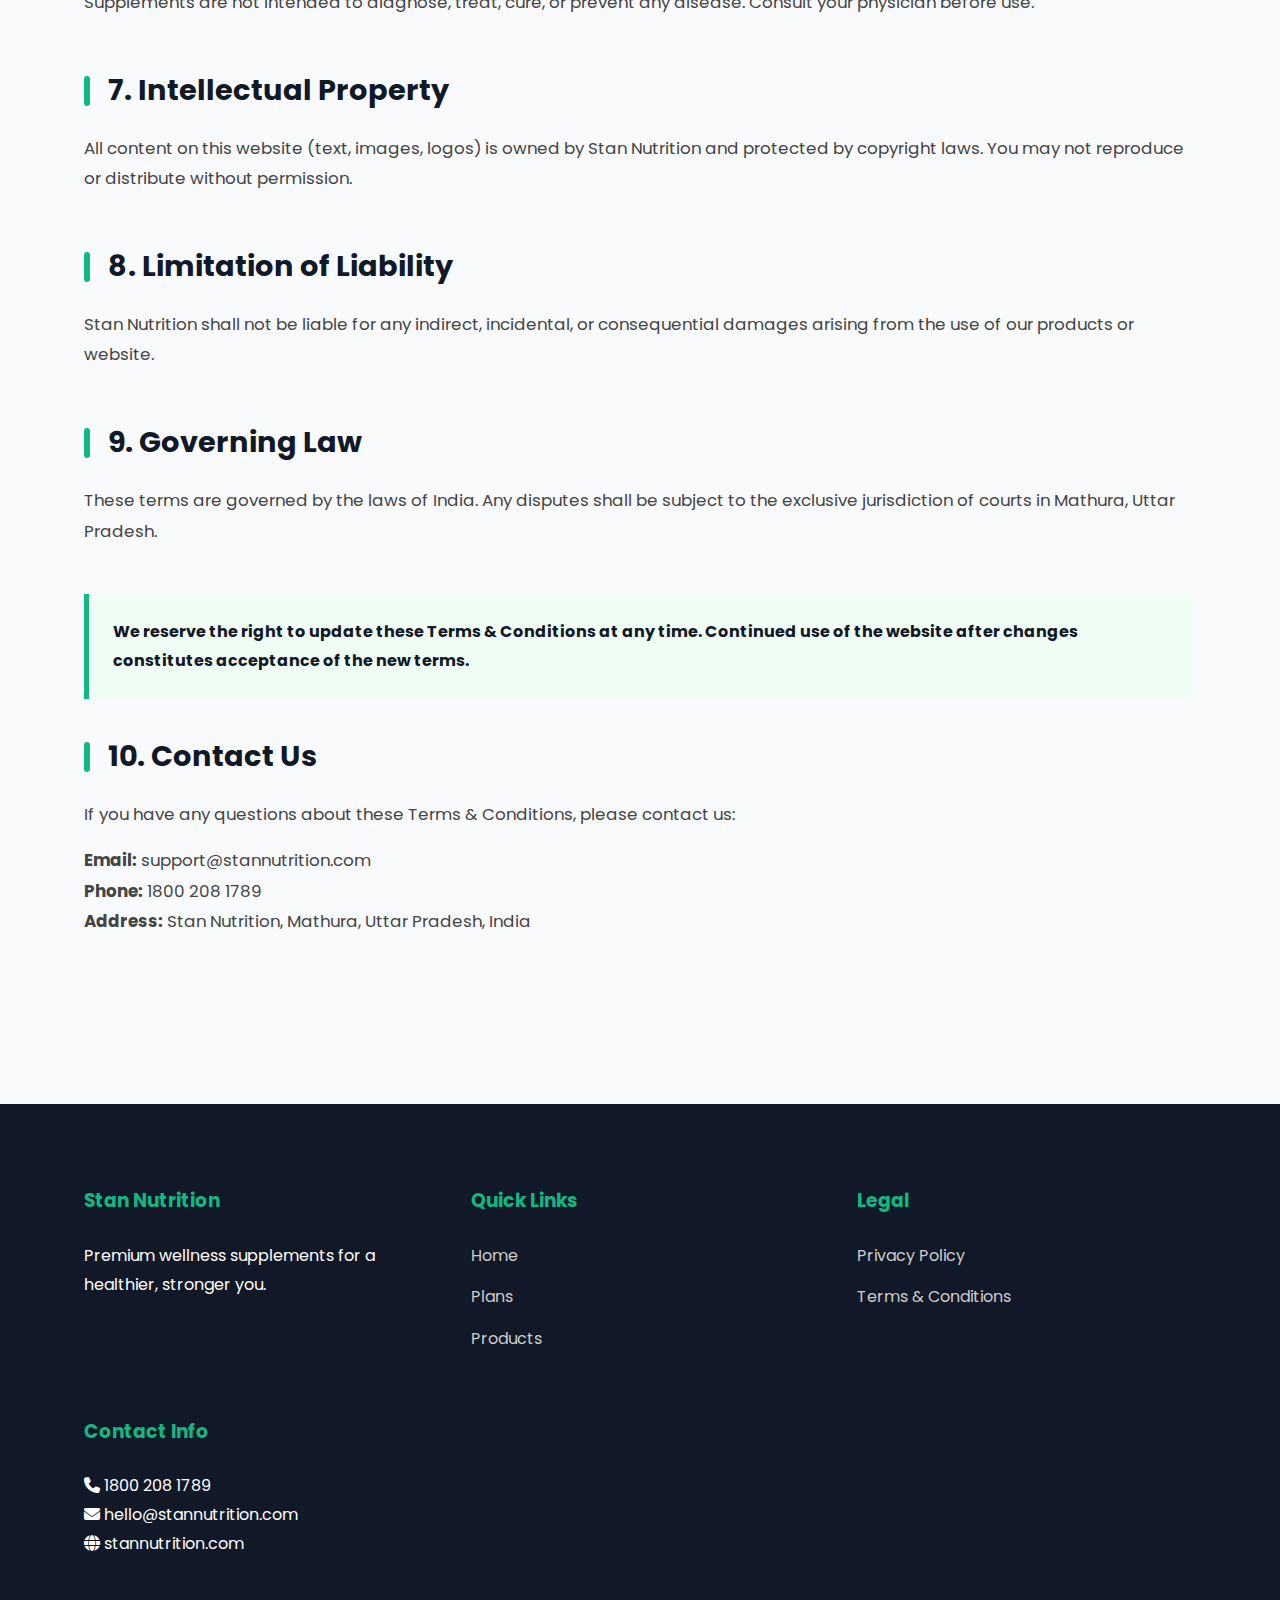
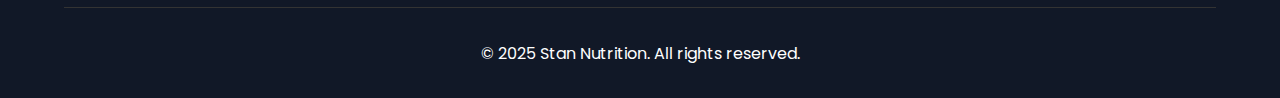
<file: term_condition.html>
<!DOCTYPE html>
<html lang="en">
<head>
  <meta charset="UTF-8" />
  <meta name="viewport" content="width=device-width, initial-scale=1.0"/>
  <title>Terms & Conditions - Stan Nutrition</title>

  <!-- Google Fonts -->
  <link href="https://fonts.googleapis.com/css2?family=Poppins:wght@300;400;500;600;700&display=swap" rel="stylesheet">

  <!-- Font Awesome -->
  <link rel="stylesheet" href="https://cdnjs.cloudflare.com/ajax/libs/font-awesome/6.5.0/css/all.min.css"/>

  <!-- Favicon -->
  
  <link rel="icon" href="https://thumbs.dreamstime.com/b/nature-healthy-people-nutrition-logo-design-vector-icon-illustration-eco-life-concept-symbol-environment-medicine-relax-plant-169645154.jpg">

  <style>
    :root {
      --primary: #10b981;
      --primary-dark: #059669;
      --dark: #111827;
      --light: #f9fafb;
      --gray: #6b7280;
      --gray-light: #e5e7eb;
    }

    * { margin: 0; padding: 0; box-sizing: border-box; }

    body {
      font-family: 'Poppins', sans-serif;
      color: var(--dark);
      line-height: 1.8;
      background: var(--light);
    }

    .container {
      width: 90%;
      max-width: 1200px;
      margin: 0 auto;
      padding: 0 20px;
    }

    /* Navbar - Same as all pages */
    header {
      position: fixed;
      top: 0; left: 0; width: 100%;
      background: rgba(255,255,255,0.95);
      backdrop-filter: blur(10px);
      z-index: 1000;
      box-shadow: 0 2px 20px rgba(0,0,0,0.1);
    }

    .navbar {
      display: flex;
      justify-content: space-between;
      align-items: center;
      padding: 1rem 0;
    }

    .logo {
      font-size: 1.8rem;
      font-weight: 700;
      color: var(--primary);
    }

    .logo span { color: var(--dark); }

    .nav-links {
      display: flex;
      gap: 2.5rem;
      list-style: none;
    }

    .nav-links a {
      text-decoration: none;
      color: var(--dark);
      font-weight: 500;
      transition: color 0.3s;
    }

    .nav-links a:hover,
    .nav-links a.active { color: var(--primary); }

    .nav-btn {
      background: var(--primary);
      color: white;
      border: none;
      padding: 0.7rem 1.5rem;
      border-radius: 50px;
      font-weight: 600;
      cursor: pointer;
    }

    .nav-btn:hover {
      background: var(--primary-dark);
      transform: translateY(-3px);
    }

    .hamburger { display: none; font-size: 1.8rem; cursor: pointer; }

    /* Terms Hero */
    .terms-hero {
      margin-top: 90px;
      padding: 100px 0 60px;
      background: linear-gradient(135deg, #ecfdf5 0%, #dcfce7 100%);
      text-align: center;
    }

    .terms-hero h1 {
      font-size: 3.2rem;
      margin-bottom: 1rem;
    }

    .last-updated {
      font-size: 1.1rem;
      color: var(--gray);
      margin-top: 1rem;
    }

    .terms-content {
      padding: 80px 0 120px;
    }

    .terms-section {
      margin-bottom: 3rem;
    }

    .terms-section h2 {
      font-size: 1.8rem;
      margin-bottom: 1rem;
      color: var(--dark);
      position: relative;
      padding-left: 1.5rem;
    }

    .terms-section h2::before {
      content: '';
      position: absolute;
      left: 0;
      top: 50%;
      transform: translateY(-50%);
      width: 6px;
      height: 30px;
      background: var(--primary);
      border-radius: 10px;
    }

    .terms-section p,
    .terms-section li {
      font-size: 1.05rem;
      color: #444;
      margin-bottom: 1rem;
    }

    .terms-section ul {
      padding-left: 2rem;
      margin-bottom: 1.5rem;
    }

    .terms-section ul li {
      margin-bottom: 0.8rem;
      position: relative;
    }

    .terms-section ul li::marker {
      color: var(--primary);
    }

    .highlight {
      background: #f0fdf4;
      padding: 1.5rem;
      border-left: 5px solid var(--primary);
      border-radius: 0 10px 10px 0;
      margin: 2rem 0;
    }

    /* Footer */
    footer {
      background: var(--dark);
      color: white;
      padding: 80px 0 30px;
    }

    .footer-grid {
      display: grid;
      grid-template-columns: repeat(auto-fit, minmax(250px, 1fr));
      gap: 3rem;
      margin-bottom: 3rem;
    }

    .footer-col h3 { margin-bottom: 1.5rem; color: var(--primary); }

    .footer-col a {
      color: #ccc;
      text-decoration: none;
      display: block;
      margin-bottom: 0.8rem;
      transition: 0.3s;
    }

    .footer-col a:hover { color: var(--primary); }

    .social-links a {
      font-size: 1.8rem;
      margin-right: 1rem;
      color: #ccc;
      transition: 0.3s;
    }

    .social-links a:hover { color: var(--primary); }

    /* Mobile */
    @media (max-width: 768px) {
      .hamburger { display: block; }

      .nav-links {
        position: fixed;
        top: 80px;
        left: -100%;
        width: 100%;
        height: calc(100vh - 80px);
        background: white;
        flex-direction: column;
        align-items: center;
        padding-top: 3rem;
        transition: 0.4s;
      }

      .nav-links.active { left: 0; }

      .terms-hero h1 { font-size: 2.5rem; }
    }
  </style>
</head>
<body>

  <!-- Navbar -->
  <header>
    <div class="container navbar">
      <div class="logo">Stan<span>Nutrition</span></div>
      <ul class="nav-links" id="navLinks">
        <li><a href="index.html">Home</a></li>
        <li><a href="index.html#plans">Plans</a></li>
        <li><a href="index.html#products">Products</a></li>
        <li><a href="about.html">About</a></li>
        <li><a href="contact.html">Contact</a></li>
      </ul>
      <button class="nav-btn">Contact Us</button>
      <div class="hamburger" id="hamburger">
        <i class="fas fa-bars"></i>
      </div>
    </div>
  </header>

  <!-- Hero -->
  <section class="terms-hero">
    <div class="container">
      <h1>Terms & Conditions</h1>
      <p>By using our website and purchasing products, you agree to these terms.</p>
      <div class="last-updated">Last Updated: December 12, 2025</div>
    </div>
  </section>

  <!-- Terms Content -->
  <section class="terms-content">
    <div class="container">
      <div class="terms-section">
        <h2>1. Acceptance of Terms</h2>
        <p>By accessing or using stannutrition.com and purchasing any products from Stan Nutrition, you agree to be bound by these Terms and Conditions. If you do not agree, please do not use our website or services.</p>
      </div>

      <div class="terms-section">
        <h2>2. Use of Website</h2>
        <p>You must be at least 18 years old to place an order. You agree to provide accurate information during registration and checkout. You are responsible for maintaining the confidentiality of your account.</p>
      </div>

      <div class="terms-section">
        <h2>3. Orders & Payment</h2>
        <p>All orders are subject to acceptance and availability. Prices are in Indian Rupees (INR) and include GST where applicable. We reserve the right to refuse or cancel any order.</p>
        <p>Payment must be made at the time of order through our secure payment gateway partners (Razorpay, PayU, etc.).</p>
      </div>

      <div class="terms-section">
        <h2>4. Shipping & Delivery</h2>
        <p>We ship across India via trusted courier partners. Delivery timelines are estimates and may vary due to location or unforeseen circumstances. Risk of loss passes to you upon delivery.</p>
      </div>

      <div class="terms-section">
        <h2>5. Returns & Refunds</h2>
        <p>Unopened and unused products may be returned within 7 days of delivery for a refund (excluding shipping charges). Please refer to our Refund Policy for details.</p>
      </div>

      <div class="terms-section">
        <h2>6. Product Information</h2>
        <p>We strive to provide accurate product descriptions and images. However, we do not warrant that product descriptions or other content is complete, reliable, or error-free.</p>
        <p>Supplements are not intended to diagnose, treat, cure, or prevent any disease. Consult your physician before use.</p>
      </div>

      <div class="terms-section">
        <h2>7. Intellectual Property</h2>
        <p>All content on this website (text, images, logos) is owned by Stan Nutrition and protected by copyright laws. You may not reproduce or distribute without permission.</p>
      </div>

      <div class="terms-section">
        <h2>8. Limitation of Liability</h2>
        <p>Stan Nutrition shall not be liable for any indirect, incidental, or consequential damages arising from the use of our products or website.</p>
      </div>

      <div class="terms-section">
        <h2>9. Governing Law</h2>
        <p>These terms are governed by the laws of India. Any disputes shall be subject to the exclusive jurisdiction of courts in Mathura, Uttar Pradesh.</p>
      </div>

      <div class="highlight">
        <strong>We reserve the right to update these Terms & Conditions at any time. Continued use of the website after changes constitutes acceptance of the new terms.</strong>
      </div>

      <div class="terms-section">
        <h2>10. Contact Us</h2>
        <p>If you have any questions about these Terms & Conditions, please contact us:</p>
        <p><strong>Email:</strong> support@stannutrition.com<br>
        <strong>Phone:</strong> 1800 208 1789<br>
        <strong>Address:</strong> Stan Nutrition, Mathura, Uttar Pradesh, India</p>
      </div>
    </div>
  </section>

  <!-- Footer -->
 <footer>
  <div class="container footer-grid">
    <div class="footer-col">
      <h3>Stan Nutrition</h3>
      <p>Premium wellness supplements for a healthier, stronger you.</p>
    </div>

    <div class="footer-col">
      <h3>Quick Links</h3>
      <a href="index.html">Home</a>
      <a href="index.html#plans">Plans</a>
      <a href="index.html#products">Products</a>
    </div>

    <div class="footer-col">
      <h3>Legal</h3>
      <a href="privacy-policy.html">Privacy Policy</a>
      <a href="terms-conditions.html">Terms & Conditions</a>
    </div>

    <div class="footer-col">
      <h3>Contact Info</h3>
      <p><i class="fas fa-phone"></i> 1800 208 1789</p>
      <p><i class="fas fa-envelope"></i> hello@stannutrition.com</p>
      <p><i class="fas fa-globe"></i> stannutrition.com</p>
    </div>
  </div>

  <div class="container" style="text-align:center; padding-top:2rem; border-top:1px solid #333;">
    <p>© 2025 Stan Nutrition. All rights reserved.</p>
  </div>
</footer>

  <script>
    const hamburger = document.getElementById('hamburger');
    const navLinks = document.getElementById('navLinks');
    hamburger.addEventListener('click', () => {
      navLinks.classList.toggle('active');
      hamburger.innerHTML = navLinks.classList.contains('active') 
        ? '<i class="fas fa-times"></i>' 
        : '<i class="fas fa-bars"></i>';
    });
  </script>
</body>
</html>


<!-- Developer Notes: site develope by jitendra kumar  -->
</file>
<file: css/style.css>
:root {
      --primary: #10b981;
      --primary-dark: #059669;
      --dark: #111827;
      --light: #f9fafb;
      --gray: #6b7280;
      --gray-light: #e5e7eb;
    }

    * {
      margin: 0;
      padding: 0;
      box-sizing: border-box;
    }

    body {
      font-family: 'Poppins', sans-serif;
      color: var(--dark);
      line-height: 1.6;
      overflow-x: hidden;
    }

    img { max-width: 100%; display: block; }

    .container {
      width: 90%;
      max-width: 1200px;
      margin: 0 auto;
      padding: 0 20px;
    }

    /* Navbar */
    header {
      position: fixed;
      top: 0;
      left: 0;
      width: 100%;
      background: rgba(255, 255, 255, 0.95);
      backdrop-filter: blur(10px);
      z-index: 1000;
      box-shadow: 0 2px 20px rgba(0,0,0,0.1);
      transition: all 0.3s;
    }

    .navbar {
      display: flex;
      justify-content: space-between;
      align-items: center;
      padding: 1rem 0;
    }

    .logo {
      font-size: 1.8rem;
      font-weight: 700;
      color: var(--primary);
    }

    .logo span {
      color: var(--dark);
    }

    .nav-links {
      display: flex;
      gap: 2.5rem;
      list-style: none;
    }

    .nav-links a {
      text-decoration: none;
      color: var(--dark);
      font-weight: 500;
      transition: color 0.3s;
    }

    .nav-links a:hover,
    .nav-links a.active {
      color: var(--primary);
    }

    .nav-btn {
      background: var(--primary);
      color: white;
      border: none;
      padding: 0.7rem 1.5rem;
      border-radius: 50px;
      font-weight: 600;
      cursor: pointer;
      transition: 0.3s;
    }

    .nav-btn:hover {
      background: var(--primary-dark);
      transform: translateY(-3px);
    }

    .hamburger {
      display: none;
      font-size: 1.8rem;
      cursor: pointer;
      color: var(--dark);
    }

    /* Hero Section */
    .hero {
      margin-top: 80px;
      padding: 100px 0;
      background: linear-gradient(135deg, #f0fdf4 0%, #dcfce7 100%);
      min-height: 90vh;
      display: flex;
      align-items: center;
    }

    .hero-content {
      display: grid;
      grid-template-columns: 1fr 1fr;
      gap: 4rem;
      align-items: center;
    }

    .hero-text h1 {
      font-size: 3.5rem;
      line-height: 1.2;
      margin-bottom: 1.5rem;
      color: var(--dark);
    }

    .hero-text p {
      font-size: 1.2rem;
      color: var(--gray);
      margin-bottom: 2rem;
    }

    .btn-primary {
      background: var(--primary);
      color: white;
      padding: 1rem 2rem;
      border: none;
      border-radius: 50px;
      font-size: 1.1rem;
      font-weight: 600;
      cursor: pointer;
      transition: 0.3s;
      box-shadow: 0 10px 20px rgba(16, 185, 129, 0.3);
    }

    .btn-primary:hover {
      background: var(--primary-dark);
      transform: translateY(-5px);
    }

    .hero-image img {
      border-radius: 20px;
      box-shadow: 0 20px 40px rgba(0,0,0,0.1);
    }

    /* Features Tabs */
    .features {
      padding: 100px 0;
      background: white;
    }

    .section-title {
      text-align: center;
      font-size: 2.5rem;
      margin-bottom: 3rem;
      color: var(--dark);
    }

    .tabs {
      display: grid;
      grid-template-columns: repeat(auto-fit, minmax(280px, 1fr));
      gap: 2rem;
    }

    .tab-card {
      background: white;
      border-radius: 16px;
      overflow: hidden;
      box-shadow: 0 10px 30px rgba(0,0,0,0.08);
      transition: 0.4s;
      cursor: pointer;
    }

    .tab-card:hover {
      transform: translateY(-15px);
      box-shadow: 0 20px 40px rgba(0,0,0,0.15);
    }

    .tab-card.active {
      border: 3px solid var(--primary);
    }

    .tab-card img {
      height: 220px;
      object-fit: cover;
    }

    .tab-info {
      padding: 1.5rem;
    }

    .tab-info h3 {
      font-size: 1.5rem;
      margin-bottom: 1rem;
      color: var(--dark);
    }

    /* Products Slider */
    .products {
      padding: 100px 0;
      background: #f8fafc1c0a;
    }

    .slider {
      position: relative;
      overflow: hidden;
      border-radius: 16px;
    }

    .slides {
      display: flex;
      transition: transform 0.6s ease;
    }

    .slide {
      min-width: 100%;
    }

    .slide img {
      width: 100%;
      height: 500px;
      object-fit: cover;
    }

    .slider-btn {
      position: absolute;
      top: 50%;
      transform: translateY(-50%);
      background: rgba(0,0,0,0.5);
      color: white;
      border: none;
      width: 50px;
      height: 50px;
      border-radius: 50%;
      font-size: 1.5rem;
      cursor: pointer;
      z-index: 10;
    }

    .prev { left: 20px; }
    .next { right: 20px; }

    /* CTA Section */
    .cta {
      padding: 120px 0;
      background: linear-gradient(rgba(16, 185, 129, 0.95), rgba(5, 150, 105, 0.95)), url('https://images.unsplash.com/photo-1498837167922-ddd27525d352?w=1200') center/cover;
      color: white;
      text-align: center;
    }

    .cta h2 {
      font-size: 3rem;
      margin-bottom: 1.5rem;
    }

    .timer {
      display: flex;
      justify-content: center;
      gap: 2rem;
      margin: 2rem 0;
      font-size: 1.5rem;
    }

    .timer span {
      font-size: 3rem;
      font-weight: 700;
    }

    /* Footer */
    footer {
      background: var(--dark);
      color: white;
      padding: 80px 0 30px;
    }

    .footer-grid {
      display: grid;
      grid-template-columns: repeat(auto-fit, minmax(250px, 1fr));
      gap: 3rem;
      margin-bottom: 3rem;
    }

    .footer-col h3 {
      margin-bottom: 1.5rem;
      color: var(--primary);
    }

    .footer-col a {
      color: #ccc;
      text-decoration: none;
      display: block;
      margin-bottom: 0.8rem;
      transition: 0.3s;
    }

    .footer-col a:hover {
      color: var(--primary);
    }

    .social-links a {
      font-size: 1.8rem;
      margin-right: 1rem;
      color: #ccc;
      transition: 0.3s;
    }

    .social-links a:hover {
      color: var(--primary);
    }

    /* Mobile Menu */
    @media (max-width: 768px) {
      .hamburger { display: block; }

      .nav-links {
        position: fixed;
        top: 80px;
        left: -100%;
        width: 100%;
        height: calc(100vh - 80px);
        background: white;
        flex-direction: column;
        align-items: center;
        justify-content: start;
        padding-top: 3rem;
        transition: 0.4s;
        box-shadow: 0 10px 20px rgba(0,0,0,0.1);
      }

      .nav-links.active {
        left: 0;
      }

      .hero-content {
        grid-template-columns: 1fr;
        text-align: center;
      }

      .hero-text h1 {
        font-size: 2.5rem;
      }

      .timer {
        flex-wrap: wrap;
        gap: 1rem;
      }
    }
</file>
